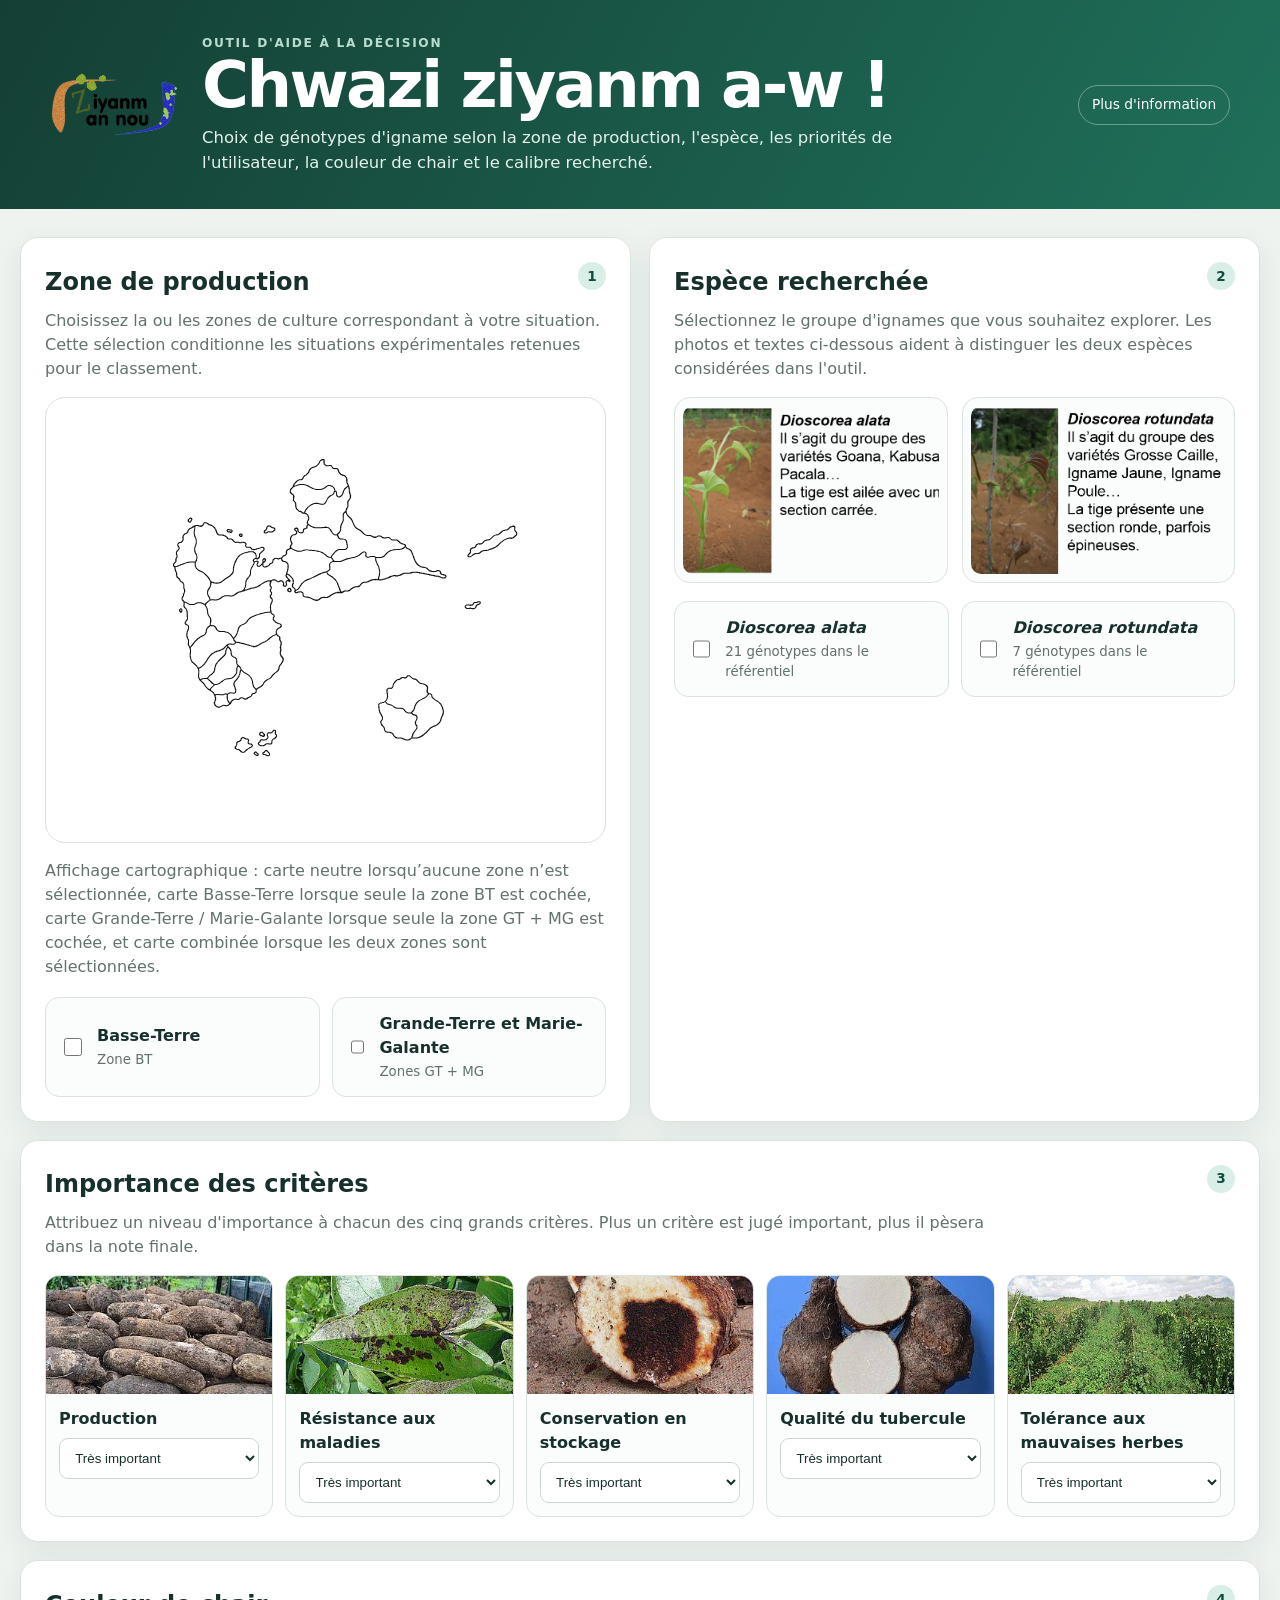
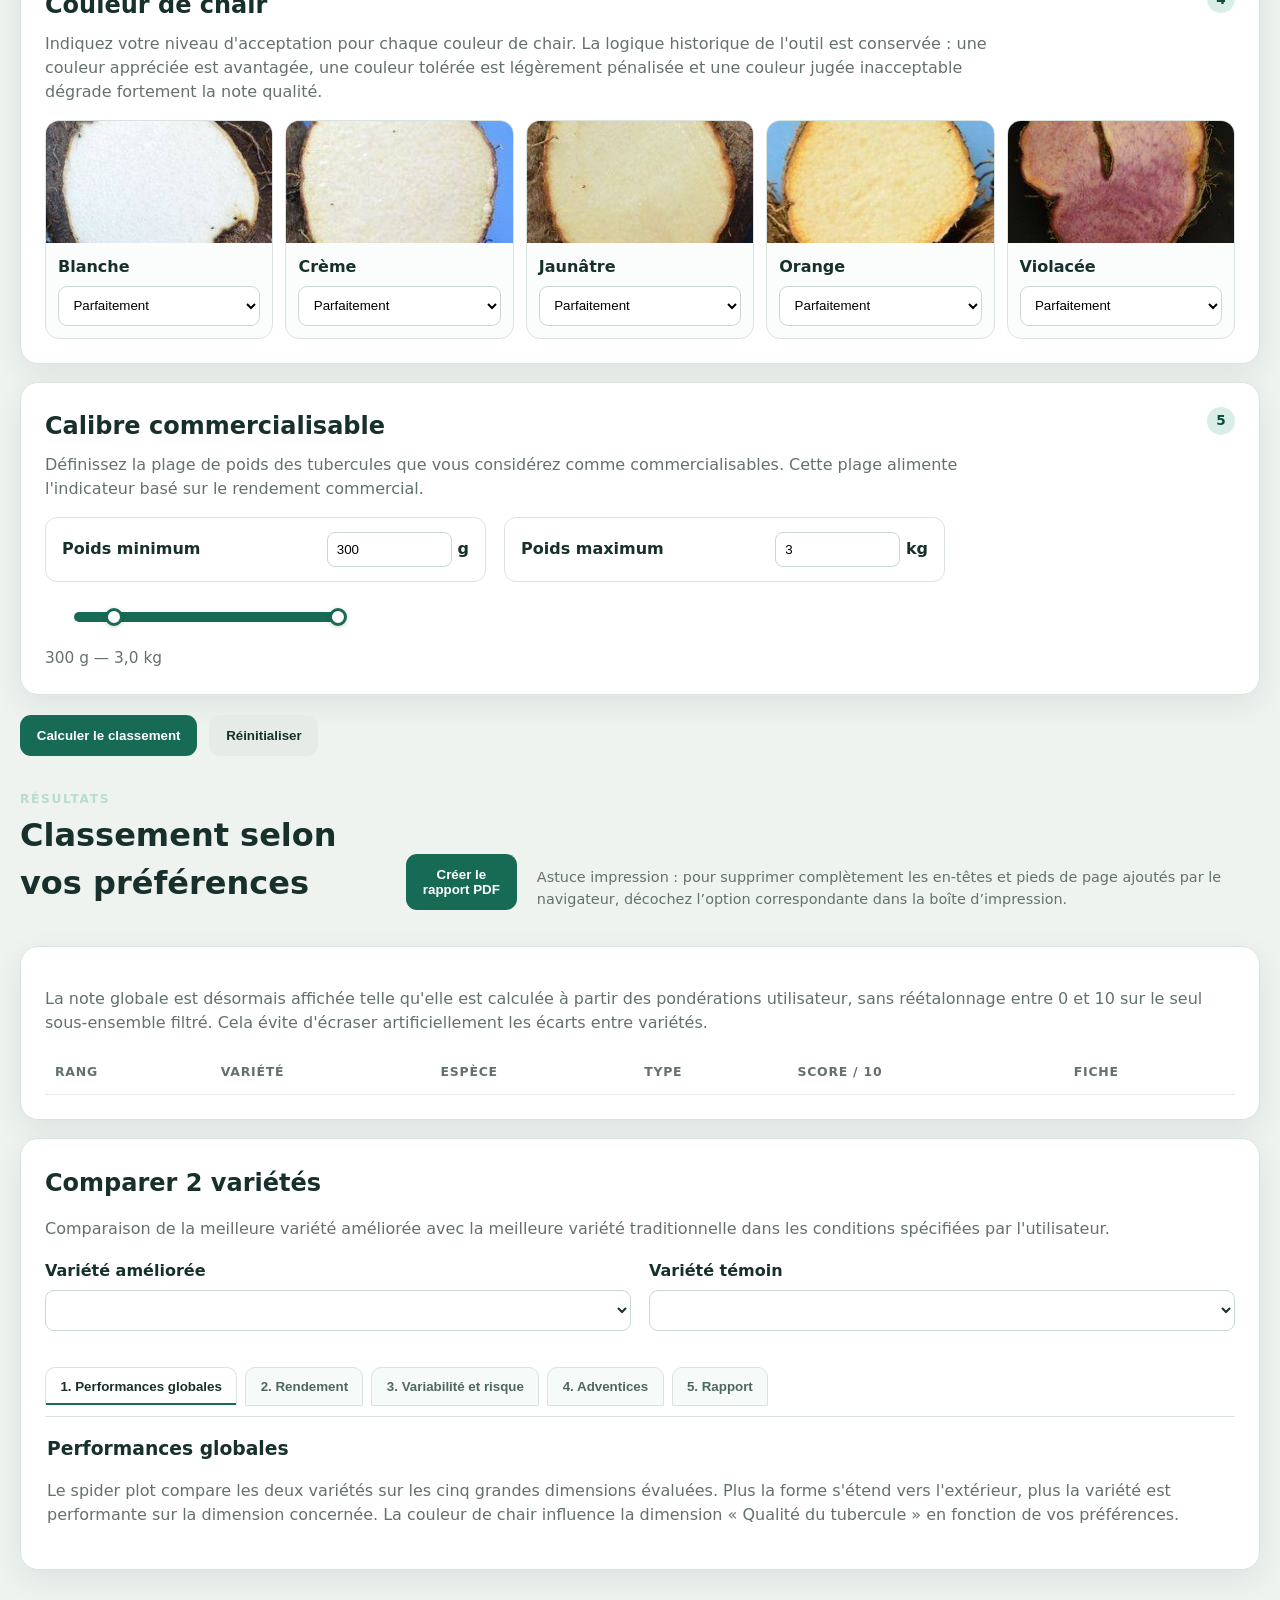
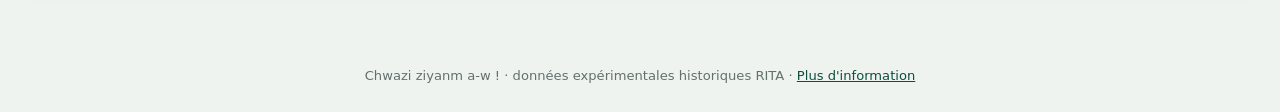
<file: index.html>
<!doctype html>
<html lang="fr">
<head>
  <meta charset="utf-8">
  <meta name="viewport" content="width=device-width,initial-scale=1">
  <meta name="description" content="Chwazi ziyanm a-w ! — aide au choix de génotypes d'igname à partir des données expérimentales historiques.">
  <title>Chwazi ziyanm a-w ! — choix de génotype d'igname</title>
  <link rel="stylesheet" href="assets/style.css">
</head>
<body>
<header class="site-header">
  <div class="brand-wrap">
    <img class="site-logo" src="images/logos/vapadonf_logo.png" alt="Logo Chwazi ziyanm a-w !">
    <div>
      <p class="eyebrow">Outil d'aide à la décision</p>
      <h1>Chwazi ziyanm a-w !</h1>
      <p class="lead">Choix de génotypes d'igname selon la zone de production, l'espèce, les priorités de l'utilisateur, la couleur de chair et le calibre recherché.</p>
    </div>
  </div>
  <nav class="header-links">
    <a href="info.html">Plus d'information</a>
  </nav>
</header>

<main id="app" class="page">
  <form id="preferences" class="form-grid" novalidate>
    <section class="panel">
      <span class="step">1</span><h2>Zone de production</h2>
      <p class="section-subtitle">Choisissez la ou les zones de culture correspondant à votre situation. Cette sélection conditionne les situations expérimentales retenues pour le classement.</p>
      <div class="zone-hero zone-hero-enhanced">
        <div class="zone-map-wrap zone-map-static-wrap">
          <img id="zone-map-image" class="zone-map-static" src="images/ui/map_none.svg" alt="Carte des zones de production en Guadeloupe">
        </div>
      </div>
      <p class="help">Affichage cartographique : carte neutre lorsqu’aucune zone n’est sélectionnée, carte Basse-Terre lorsque seule la zone BT est cochée, carte Grande-Terre / Marie-Galante lorsque seule la zone GT + MG est cochée, et carte combinée lorsque les deux zones sont sélectionnées.</p>
      <div class="choices two">
        <label class="choice"><input type="checkbox" name="zone" value="BT"><span><strong>Basse-Terre</strong><small>Zone BT</small></span></label>
        <label class="choice"><input type="checkbox" name="zone" value="GT"><span><strong>Grande-Terre et Marie-Galante</strong><small>Zones GT + MG</small></span></label>
      </div>
    </section>

    <section class="panel">
      <span class="step">2</span><h2>Espèce recherchée</h2>
      <p class="section-subtitle">Sélectionnez le groupe d'ignames que vous souhaitez explorer. Les photos et textes ci-dessous aident à distinguer les deux espèces considérées dans l'outil.</p>
      <div class="species-hero reading">
        <figure class="species-tile reading"><img src="images/ui/alata1.png" alt="Photo de Dioscorea alata"></figure>
        <figure class="species-tile reading"><img src="images/ui/rotundata1.png" alt="Photo de Dioscorea rotundata"></figure>
      </div>
      <div class="choices two compact-choice-text">
        <label class="choice"><input type="checkbox" name="species" value="Da"><span><strong><em>Dioscorea alata</em></strong><small>21 génotypes dans le référentiel</small></span></label>
        <label class="choice"><input type="checkbox" name="species" value="Dr"><span><strong><em>Dioscorea rotundata</em></strong><small>7 génotypes dans le référentiel</small></span></label>
      </div>
    </section>

    <section class="panel full">
      <span class="step">3</span><h2>Importance des critères</h2>
      <p class="section-subtitle">Attribuez un niveau d'importance à chacun des cinq grands critères. Plus un critère est jugé important, plus il pèsera dans la note finale.</p>
      <div id="criteria-grid" class="criteria-grid"></div>
    </section>

    <section class="panel full">
      <span class="step">4</span><h2>Couleur de chair</h2>
      <p class="section-subtitle">Indiquez votre niveau d'acceptation pour chaque couleur de chair. La logique historique de l'outil est conservée : une couleur appréciée est avantagée, une couleur tolérée est légèrement pénalisée et une couleur jugée inacceptable dégrade fortement la note qualité.</p>
      <div id="colors-grid" class="color-grid"></div>
    </section>

    <section class="panel full">
      <span class="step">5</span><h2>Calibre commercialisable</h2>
      <p class="section-subtitle">Définissez la plage de poids des tubercules que vous considérez comme commercialisables. Cette plage alimente l'indicateur basé sur le rendement commercial.</p>
      <div class="calibre-grid">
        <label>Poids minimum <span><input id="calibre-min" type="number" min="1" max="5000" step="10" value="300"> g</span></label>
        <label>Poids maximum <span><input id="calibre-max" type="number" min="0.1" max="10" step="0.1" value="3"> kg</span></label>
      </div>
      <div class="slider-shell">
        <div class="dual-slider">
          <div id="slider-fill" class="slider-fill"></div>
          <input id="calibre-min-range" type="range" min="1" max="5000" step="10" value="300" aria-label="Calibre minimum en grammes">
          <input id="calibre-max-range" type="range" min="100" max="10000" step="100" value="3000" aria-label="Calibre maximum en grammes">
        </div>
        <div class="calibre-track"><span id="calibre-label">300 g — 3,0 kg</span></div>
      </div>
    </section>

    <div class="actions full">
      <button id="calculate" class="primary" type="submit">Calculer le classement</button>
      <button id="reset" class="secondary" type="button">Réinitialiser</button>
      <span id="form-message" class="message" role="status"></span>
    </div>
  </form>

  <section id="results" class="results" hidden>
    <div class="section-heading">
      <div><p class="eyebrow">Résultats</p><h2>Classement selon vos préférences</h2></div>
      <button id="print-report" class="primary" type="button">Créer le rapport PDF</button><p class="print-help">Astuce impression : pour supprimer complètement les en-têtes et pieds de page ajoutés par le navigateur, décochez l’option correspondante dans la boîte d’impression.</p>
    </div>
    <div id="selection-summary" class="summary-strip"></div>

    <section class="panel">
      <p class="help">La note globale est désormais affichée telle qu'elle est calculée à partir des pondérations utilisateur, sans réétalonnage entre 0 et 10 sur le seul sous-ensemble filtré. Cela évite d'écraser artificiellement les écarts entre variétés.</p>
      <div class="table-wrap">
        <table class="ranking-table">
          <thead><tr><th>Rang</th><th>Variété</th><th>Espèce</th><th>Type</th><th>Score / 10</th><th>Fiche</th></tr></thead>
          <tbody id="ranking-body"></tbody>
        </table>
      </div>
    </section>

    <section class="panel comparison-panel">
      <h2>Comparer 2 variétés</h2>
      <p class="subtle">Comparaison de la meilleure variété améliorée avec la meilleure variété traditionnelle dans les conditions spécifiées par l'utilisateur.</p>
      <div class="compare-controls">
        <label>Variété améliorée<select id="compare-improved"></select></label>
        <label>Variété témoin<select id="compare-traditional"></select></label>
      </div>
      <div id="comparison" class="comparison-grid"></div>
      <div class="tabs-wrap">
        <div class="tab-list" role="tablist" aria-label="Résultats détaillés">
          <button class="tab-button active" type="button" data-tab="global" role="tab" aria-selected="true">1. Performances globales</button>
          <button class="tab-button" type="button" data-tab="yield" role="tab" aria-selected="false">2. Rendement</button>
          <button class="tab-button" type="button" data-tab="risk" role="tab" aria-selected="false">3. Variabilité et risque</button>
          <button class="tab-button" type="button" data-tab="weed" role="tab" aria-selected="false">4. Adventices</button>
          <button class="tab-button" type="button" data-tab="report" role="tab" aria-selected="false">5. Rapport</button>
        </div>
        <section id="tab-global" class="tab-panel active" role="tabpanel">
          <h3>Performances globales</h3>
          <p class="viz-help">Le spider plot compare les deux variétés sur les cinq grandes dimensions évaluées. Plus la forme s'étend vers l'extérieur, plus la variété est performante sur la dimension concernée. La couleur de chair influence la dimension « Qualité du tubercule » en fonction de vos préférences.</p>
          <div id="viz-radar"></div>
        </section>
        <section id="tab-yield" class="tab-panel" role="tabpanel" hidden>
          <h3>Comparaison des rendements entre sites et années</h3>
          <p class="viz-help">Le graphique compare les rendements dans les seules situations appartenant à la zone sélectionnée. Lorsqu'il existe des situations communes entre les deux variétés, elles sont privilégiées pour la comparaison.</p>
          <div id="viz-yield"></div>
          <p id="viz-yield-note" class="chart-note"></p>
        </section>
        <section id="tab-risk" class="tab-panel" role="tabpanel" hidden>
          <h3>Variation du rendement entre années et sites</h3>
          <p class="viz-help">Ce graphique aide à interpréter le niveau de risque : une variété très productive mais très irrégulière n'offre pas la même sécurité qu'une variété un peu moins productive mais plus stable.</p>
          <div id="viz-risk"></div>
          <p id="viz-risk-note" class="chart-note"></p>
        </section>
        <section id="tab-weed" class="tab-panel" role="tabpanel" hidden>
          <h3>Dynamique de recouvrement</h3>
          <p class="viz-help">Le graphique montre comment le couvert se ferme après émergence. Une variété qui ferme rapidement et fortement le couvert aide davantage à limiter l'installation des adventices.</p>
          <div id="viz-adventices"></div>
          <p id="viz-adv-note" class="chart-note"></p>
        </section>
        <section id="tab-report" class="tab-panel" role="tabpanel" hidden>
          <h3>Rapport</h3>
          <p class="viz-help">Le rapport reprend vos choix, le classement, les visuels de comparaison et les illustrations utiles pour l'interprétation. Cliquez ci-dessous pour lancer l'impression puis « Enregistrer au format PDF » dans votre navigateur.</p>
          <button id="print-report-inline" class="primary" type="button">Créer le rapport PDF</button><p class="print-help">Astuce impression : pour supprimer complètement les en-têtes et pieds de page ajoutés par le navigateur, décochez l’option correspondante dans la boîte d’impression.</p>
        </section>
      </div>
    </section>
  </section>
</main>

<section id="report" class="print-report" aria-hidden="true"></section>
<footer class="site-footer">Chwazi ziyanm a-w ! · données expérimentales historiques RITA · <a href="info.html">Plus d'information</a></footer>
<script src="data/genotypes.js"></script>
<script src="data/model-data.js"></script>
<script src="assets/app.js"></script>
</body>
</html>
</file>
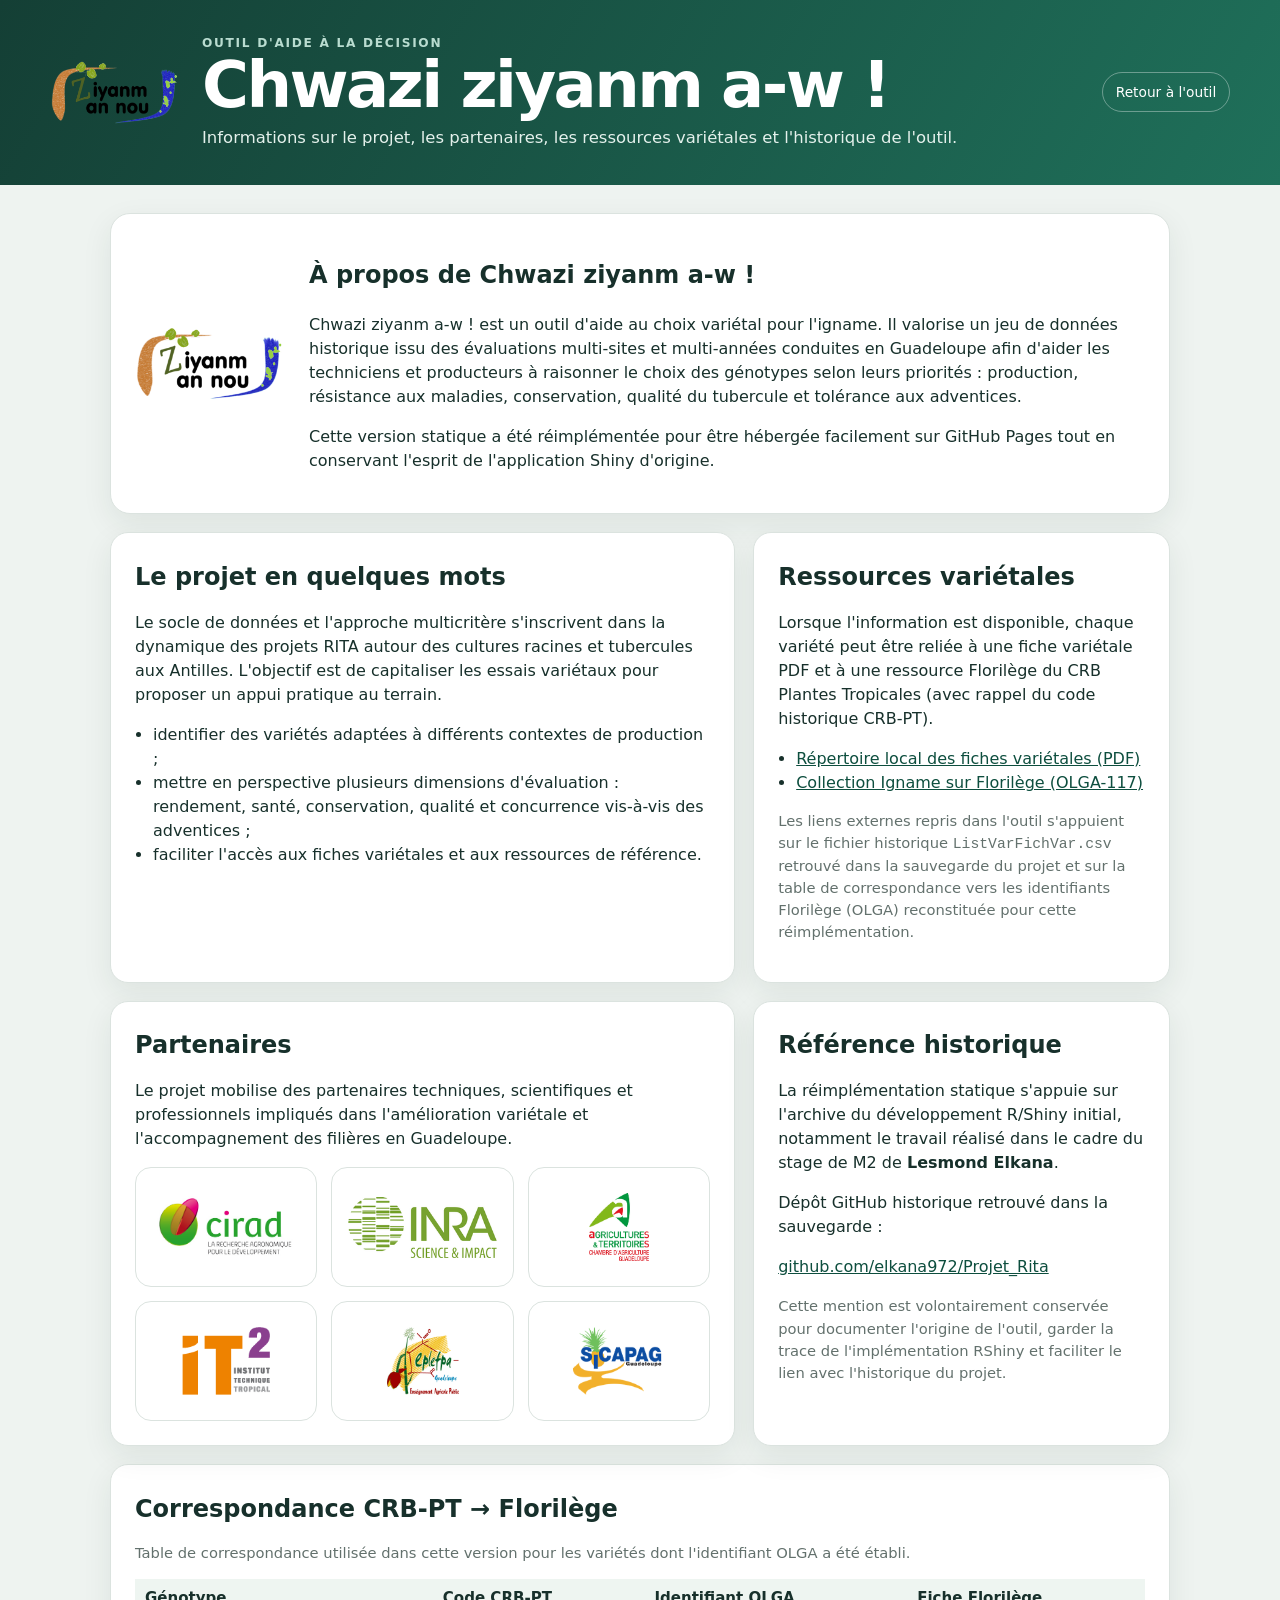
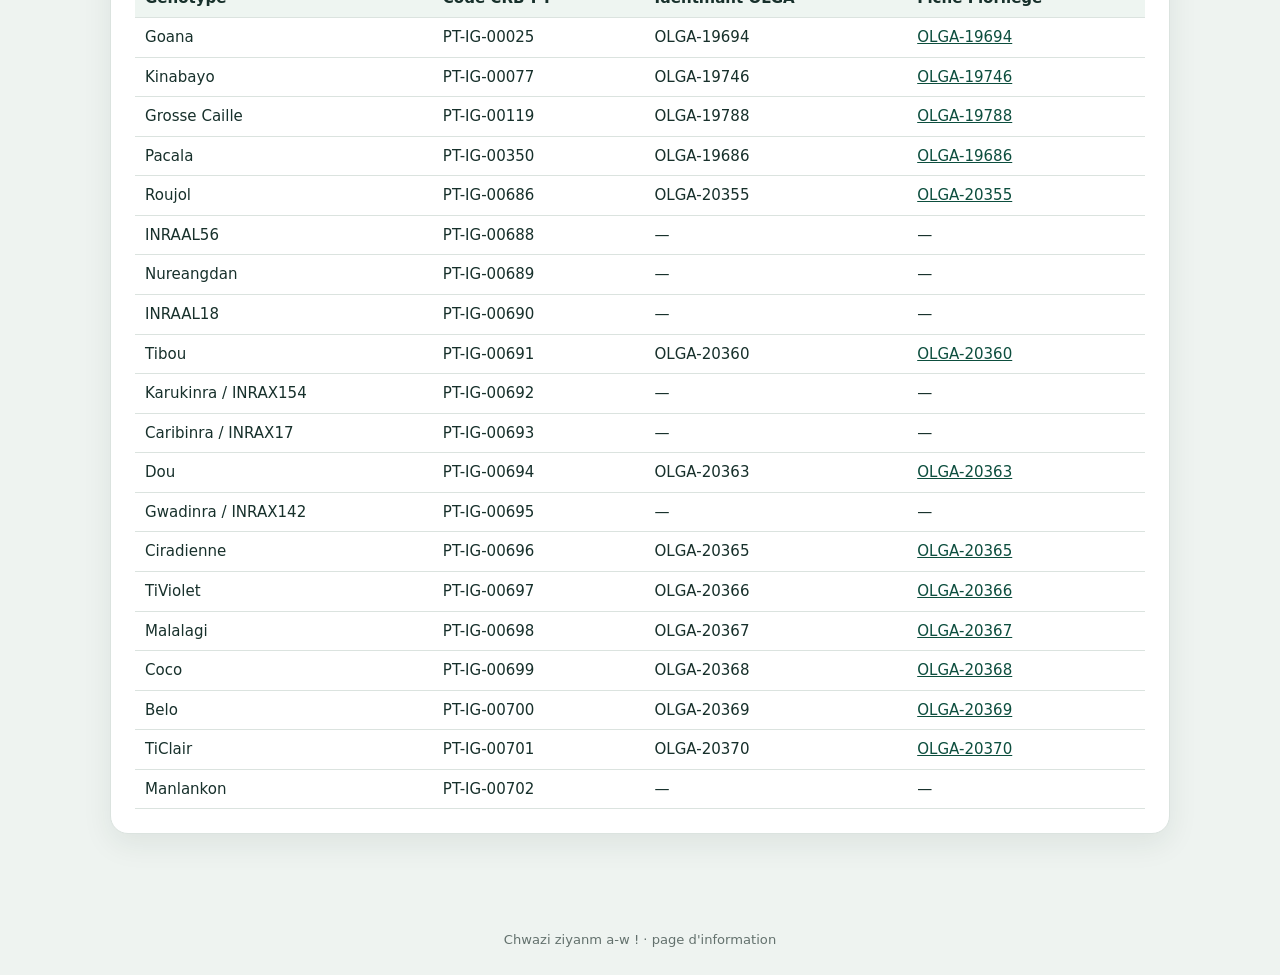
<file: info.html>
<!doctype html>
<html lang="fr">
<head>
  <meta charset="utf-8">
  <meta name="viewport" content="width=device-width,initial-scale=1">
  <title>Chwazi ziyanm a-w ! — Plus d'information</title>
  <link rel="stylesheet" href="assets/style.css">
</head>
<body>
<header class="site-header">
  <div class="brand-wrap">
    <img class="site-logo" src="images/logos/vapadonf_logo.png" alt="Logo Chwazi ziyanm a-w !">
    <div>
      <p class="eyebrow">Outil d'aide à la décision</p>
      <h1>Chwazi ziyanm a-w !</h1>
      <p class="lead">Informations sur le projet, les partenaires, les ressources variétales et l'historique de l'outil.</p>
    </div>
  </div>
  <nav class="header-links">
    <a href="index.html">Retour à l'outil</a>
  </nav>
</header>
<main class="info-page">
  <section class="info-hero">
    <img src="images/logos/vapadonf_logo.png" alt="Logo Chwazi ziyanm a-w !">
    <div>
      <h2>À propos de Chwazi ziyanm a-w !</h2>
      <p>Chwazi ziyanm a-w ! est un outil d'aide au choix variétal pour l'igname. Il valorise un jeu de données historique issu des évaluations multi-sites et multi-années conduites en Guadeloupe afin d'aider les techniciens et producteurs à raisonner le choix des génotypes selon leurs priorités : production, résistance aux maladies, conservation, qualité du tubercule et tolérance aux adventices.</p>
      <p>Cette version statique a été réimplémentée pour être hébergée facilement sur GitHub Pages tout en conservant l'esprit de l'application Shiny d'origine.</p>
    </div>
  </section>

  <section class="info-grid">
    <article class="panel">
      <h2>Le projet en quelques mots</h2>
      <p>Le socle de données et l'approche multicritère s'inscrivent dans la dynamique des projets RITA autour des cultures racines et tubercules aux Antilles. L'objectif est de capitaliser les essais variétaux pour proposer un appui pratique au terrain.</p>
      <ul class="simple-list">
        <li>identifier des variétés adaptées à différents contextes de production ;</li>
        <li>mettre en perspective plusieurs dimensions d'évaluation : rendement, santé, conservation, qualité et concurrence vis-à-vis des adventices ;</li>
        <li>faciliter l'accès aux fiches variétales et aux ressources de référence.</li>
      </ul>
    </article>
    <article class="panel">
      <h2>Ressources variétales</h2>
      <p>Lorsque l'information est disponible, chaque variété peut être reliée à une fiche variétale PDF et à une ressource Florilège du CRB Plantes Tropicales (avec rappel du code historique CRB-PT).</p>
      <ul class="simple-list">
        <li><a href="fiches-varietales/" target="_blank" rel="noopener">Répertoire local des fiches variétales (PDF)</a></li>
        <li><a href="https://florilege.arcad-project.org/fr/accessions/OLGA-117" target="_blank" rel="noopener">Collection Igname sur Florilège (OLGA-117)</a></li>
      </ul>
      <p class="info-note">Les liens externes repris dans l'outil s'appuient sur le fichier historique <code>ListVarFichVar.csv</code> retrouvé dans la sauvegarde du projet et sur la table de correspondance vers les identifiants Florilège (OLGA) reconstituée pour cette réimplémentation.</p>
    </article>
  </section>

  <section class="info-grid" style="margin-top:18px">
    <article class="panel">
      <h2>Partenaires</h2>
      <p>Le projet mobilise des partenaires techniques, scientifiques et professionnels impliqués dans l'amélioration variétale et l'accompagnement des filières en Guadeloupe.</p>
      <div class="logos-grid">
        <div class="logo-card"><img src="images/logos/logo_cirad.png" alt="CIRAD"></div>
        <div class="logo-card"><img src="images/logos/logo_INRA.png" alt="INRA"></div>
        <div class="logo-card"><img src="images/logos/logo_CA_Guadeloupe.png" alt="Chambre d'Agriculture Guadeloupe"></div>
        <div class="logo-card"><img src="images/logos/logo_IT2.png" alt="IT2"></div>
        <div class="logo-card"><img src="images/logos/logo_EPLEFPA.png" alt="EPLEFPA"></div>
        <div class="logo-card"><img src="images/logos/logo_sicapag.png" alt="SICAPAG"></div>
      </div>
    </article>
    <article class="panel">
      <h2>Référence historique</h2>
      <p>La réimplémentation statique s'appuie sur l'archive du développement R/Shiny initial, notamment le travail réalisé dans le cadre du stage de M2 de <b>Lesmond Elkana</b>.</p>
      <p>Dépôt GitHub historique retrouvé dans la sauvegarde :</p>
      <p><a href="https://github.com/elkana972/Projet_Rita" target="_blank" rel="noopener">github.com/elkana972/Projet_Rita</a></p>
      <p class="info-note">Cette mention est volontairement conservée pour documenter l'origine de l'outil, garder la trace de l'implémentation RShiny et faciliter le lien avec l'historique du projet.</p>
    </article>
  </section>

  <section class="panel" style="margin-top:18px">
    <h2>Correspondance CRB-PT → Florilège</h2>
    <p class="info-note">Table de correspondance utilisée dans cette version pour les variétés dont l'identifiant OLGA a été établi.</p>
    <div class="table-wrap">
      <table class="info-table">
        <thead><tr><th>Génotype</th><th>Code CRB-PT</th><th>Identifiant OLGA</th><th>Fiche Florilège</th></tr></thead>
        <tbody>
          <tr><td>Goana</td><td>PT-IG-00025</td><td>OLGA-19694</td><td><a href="https://florilege.arcad-project.org/fr/accession/OLGA-19694" target="_blank" rel="noopener">OLGA-19694</a></td></tr>
          <tr><td>Kinabayo</td><td>PT-IG-00077</td><td>OLGA-19746</td><td><a href="https://florilege.arcad-project.org/fr/accession/OLGA-19746" target="_blank" rel="noopener">OLGA-19746</a></td></tr>
          <tr><td>Grosse Caille</td><td>PT-IG-00119</td><td>OLGA-19788</td><td><a href="https://florilege.arcad-project.org/fr/accession/OLGA-19788" target="_blank" rel="noopener">OLGA-19788</a></td></tr>
          <tr><td>Pacala</td><td>PT-IG-00350</td><td>OLGA-19686</td><td><a href="https://florilege.arcad-project.org/fr/accession/OLGA-19686" target="_blank" rel="noopener">OLGA-19686</a></td></tr>
          <tr><td>Roujol</td><td>PT-IG-00686</td><td>OLGA-20355</td><td><a href="https://florilege.arcad-project.org/fr/accession/OLGA-20355" target="_blank" rel="noopener">OLGA-20355</a></td></tr>
          <tr><td>INRAAL56</td><td>PT-IG-00688</td><td>—</td><td>—</td></tr>
          <tr><td>Nureangdan</td><td>PT-IG-00689</td><td>—</td><td>—</td></tr>
          <tr><td>INRAAL18</td><td>PT-IG-00690</td><td>—</td><td>—</td></tr>
          <tr><td>Tibou</td><td>PT-IG-00691</td><td>OLGA-20360</td><td><a href="https://florilege.arcad-project.org/fr/accession/OLGA-20360" target="_blank" rel="noopener">OLGA-20360</a></td></tr>
          <tr><td>Karukinra / INRAX154</td><td>PT-IG-00692</td><td>—</td><td>—</td></tr>
          <tr><td>Caribinra / INRAX17</td><td>PT-IG-00693</td><td>—</td><td>—</td></tr>
          <tr><td>Dou</td><td>PT-IG-00694</td><td>OLGA-20363</td><td><a href="https://florilege.arcad-project.org/fr/accession/OLGA-20363" target="_blank" rel="noopener">OLGA-20363</a></td></tr>
          <tr><td>Gwadinra / INRAX142</td><td>PT-IG-00695</td><td>—</td><td>—</td></tr>
          <tr><td>Ciradienne</td><td>PT-IG-00696</td><td>OLGA-20365</td><td><a href="https://florilege.arcad-project.org/fr/accession/OLGA-20365" target="_blank" rel="noopener">OLGA-20365</a></td></tr>
          <tr><td>TiViolet</td><td>PT-IG-00697</td><td>OLGA-20366</td><td><a href="https://florilege.arcad-project.org/fr/accession/OLGA-20366" target="_blank" rel="noopener">OLGA-20366</a></td></tr>
          <tr><td>Malalagi</td><td>PT-IG-00698</td><td>OLGA-20367</td><td><a href="https://florilege.arcad-project.org/fr/accession/OLGA-20367" target="_blank" rel="noopener">OLGA-20367</a></td></tr>
          <tr><td>Coco</td><td>PT-IG-00699</td><td>OLGA-20368</td><td><a href="https://florilege.arcad-project.org/fr/accession/OLGA-20368" target="_blank" rel="noopener">OLGA-20368</a></td></tr>
          <tr><td>Belo</td><td>PT-IG-00700</td><td>OLGA-20369</td><td><a href="https://florilege.arcad-project.org/fr/accession/OLGA-20369" target="_blank" rel="noopener">OLGA-20369</a></td></tr>
          <tr><td>TiClair</td><td>PT-IG-00701</td><td>OLGA-20370</td><td><a href="https://florilege.arcad-project.org/fr/accession/OLGA-20370" target="_blank" rel="noopener">OLGA-20370</a></td></tr>
          <tr><td>Manlankon</td><td>PT-IG-00702</td><td>—</td><td>—</td></tr>
        </tbody>
      </table>
    </div>
  </section>

</main>
<footer class="site-footer">Chwazi ziyanm a-w ! · page d'information</footer>
</body>
</html>
</file>
<file: assets/style.css>
:root{--ink:#17302b;--muted:#63716d;--line:#dbe3df;--surface:#fff;--soft:#f3f7f5;--accent:#176b55;--accent2:#0d4e3e;--warn:#9a5b12;--shadow:0 10px 30px rgba(23,48,43,.08);--imp:#207a57;--trad:#a54878;font-family:Inter,ui-sans-serif,system-ui,-apple-system,BlinkMacSystemFont,"Segoe UI",sans-serif;color:var(--ink);background:#eef3f0}
*{box-sizing:border-box}body{margin:0;line-height:1.5}a{color:var(--accent2)}
.site-header{background:linear-gradient(120deg,#143f35,#1f705a);color:#fff;padding:34px max(24px,calc((100vw - 1180px)/2));display:flex;gap:32px;justify-content:space-between;align-items:center}.brand-wrap{display:flex;align-items:center;gap:22px}.site-logo{width:130px;max-width:26vw;height:auto;display:block}.site-header h1{font-size:clamp(2.2rem,5vw,4.2rem);line-height:.95;margin:.15rem 0 .65rem;letter-spacing:-.04em}.lead{max-width:760px;margin:0;color:#e4f1ec;font-size:1.03rem}.eyebrow{text-transform:uppercase;letter-spacing:.14em;font-size:.76rem;font-weight:800;margin:0;color:#b9dcd0}.header-links{display:flex;gap:12px;flex-wrap:wrap}.header-links a{border:1px solid rgba(255,255,255,.35);padding:.55rem .8rem;border-radius:999px;font-size:.86rem;white-space:nowrap;color:#fff;text-decoration:none}.header-links a:hover{background:rgba(255,255,255,.12)}
.page{max-width:1420px;margin:28px auto 70px;padding:0 20px}.panel{background:var(--surface);border:1px solid var(--line);border-radius:18px;padding:24px;box-shadow:var(--shadow)}.panel h2{margin:.1rem 0 .7rem}.form-grid{display:grid;grid-template-columns:1fr 1fr;gap:18px}.full{grid-column:1/-1}.step{display:inline-grid;place-items:center;width:28px;height:28px;border-radius:50%;background:#d9eee6;color:var(--accent2);font-weight:800;font-size:.85rem;float:right}
.choices{display:grid;gap:12px;margin-top:18px}.choices.two{grid-template-columns:1fr 1fr}.choice{border:1px solid var(--line);border-radius:14px;padding:14px;display:flex;align-items:center;gap:12px;cursor:pointer;background:#fbfdfc}.choice:has(input:checked){border-color:var(--accent);box-shadow:0 0 0 2px rgba(23,107,85,.12);background:#f2fbf7}.choice input{width:18px;height:18px;accent-color:var(--accent)}.choice small{display:block;color:var(--muted);margin-top:2px}.compact-choice-text .choice strong{font-size:1rem}.subtle,.help,.viz-help,.chart-note{color:var(--muted)}
.zone-hero svg{width:100%;height:auto;max-height:290px;border-radius:16px;background:linear-gradient(180deg,#f4f8f6,#eef5f1);border:1px solid var(--line);padding:10px}.zone-fill path,.zone-other path{stroke:#6d827b;stroke-width:2;fill:#dce6e2;transition:fill .2s ease,stroke .2s ease}.zone-fill.active path,.zone-fill.active{fill:#6db48f;stroke:#176b55}.zone-bt.active path,.zone-gt.active path,.zone-mg.active path{fill:#6db48f;stroke:#176b55}.zone-other path{fill:#ebefed}.admin-line{fill:none;stroke:#81948d;stroke-dasharray:5 4;stroke-width:2}.zone-hero text{font-size:15px;font-weight:700;fill:#33524a}
.species-hero.reading{display:grid;grid-template-columns:1fr 1fr;gap:14px;margin:2px 0 8px}.species-tile{margin:0;display:grid;grid-template-columns:92px 1fr;gap:10px;align-items:center;border:1px solid var(--line);border-radius:16px;background:#fbfdfc;padding:10px}.species-tile.reading{grid-template-columns:120px 1fr;align-items:start}.species-tile img{width:92px;height:72px;object-fit:cover;border-radius:10px;display:block}.species-tile.reading img{width:120px;height:100px}.species-tile p{margin:4px 0 0;color:var(--muted);font-size:.92rem}.species-tile strong{font-size:1.08rem}
.criteria-grid{display:grid;grid-template-columns:repeat(5,1fr);gap:12px}.field-card{border:1px solid var(--line);border-radius:14px;overflow:hidden;background:#fbfdfc}.field-card img{width:100%;height:118px;object-fit:cover;display:block}.field-card .inner{padding:13px}.field-card label,.compare-controls label{font-weight:750;display:flex;flex-direction:column;gap:7px}.field-card select,.compare-controls select{width:100%;padding:.7rem;border:1px solid #cbd7d2;border-radius:9px;background:#fff;color:var(--ink)}
.color-grid{display:grid;grid-template-columns:repeat(5,1fr);gap:12px}.color-card{overflow:hidden;border:1px solid var(--line);border-radius:14px;background:#fbfdfc}.color-card img{width:100%;height:122px;object-fit:cover;display:block}.color-card .inner{padding:12px}.color-card strong{display:block;text-transform:capitalize;margin-bottom:7px}.color-card select{width:100%;padding:.65rem;border:1px solid #cbd7d2;border-radius:9px;background:#fff}
.calibre-grid{display:grid;grid-template-columns:1fr 1fr;gap:18px;max-width:900px}.calibre-grid label{font-weight:750;display:flex;justify-content:space-between;align-items:center;gap:12px;border:1px solid var(--line);padding:14px 16px;border-radius:12px}.calibre-grid input{width:125px;padding:.55rem;border:1px solid #cbd7d2;border-radius:8px}.slider-shell{margin-top:16px;max-width:980px}.dual-slider{position:relative;height:38px}.dual-slider input[type=range]{position:absolute;inset:0;width:100%;appearance:none;background:transparent;pointer-events:none}.dual-slider input[type=range]::-webkit-slider-thumb{appearance:none;width:18px;height:18px;border-radius:50%;background:#fff;border:3px solid var(--accent);pointer-events:auto;box-shadow:0 1px 4px rgba(0,0,0,.18)}.dual-slider input[type=range]::-moz-range-thumb{width:18px;height:18px;border-radius:50%;background:#fff;border:3px solid var(--accent);pointer-events:auto}.dual-slider input[type=range]::-webkit-slider-runnable-track,.dual-slider input[type=range]::-moz-range-track{height:10px;background:#dbe6e1;border-radius:999px}.slider-fill{position:absolute;height:10px;top:14px;background:var(--accent);border-radius:999px}.calibre-track{margin-top:10px;position:relative;min-height:22px}.calibre-track span{font-size:.96rem;color:var(--muted);white-space:nowrap}
.actions{display:flex;align-items:center;gap:12px;margin-top:2px}.primary,.secondary,.link-button{border:0;border-radius:11px;padding:.82rem 1.05rem;font-weight:800;cursor:pointer;text-decoration:none;display:inline-flex;align-items:center;justify-content:center}.primary{background:var(--accent);color:#fff}.primary:hover{background:var(--accent2)}.secondary{background:#e5ece8;color:var(--ink)}.message{color:var(--warn);font-weight:700}
.results{margin-top:34px;display:grid;gap:18px}.section-heading{display:flex;align-items:end;justify-content:space-between;gap:20px}.section-heading h2{font-size:2rem;margin:.2rem 0}.summary-strip{display:flex;flex-wrap:wrap;gap:8px}.summary-strip span{background:#dfeae5;border-radius:999px;padding:.42rem .72rem;font-size:.86rem}
.table-wrap{overflow:auto}.ranking-table{border-collapse:collapse;width:100%;min-width:700px}.ranking-table th,.ranking-table td{padding:12px 10px;border-bottom:1px solid #e5ebe8;text-align:left}.ranking-table th{font-size:.78rem;text-transform:uppercase;letter-spacing:.06em;color:var(--muted)}.ranking-table tr:first-child td{font-weight:800}.score-pill{display:inline-block;min-width:56px;text-align:center;padding:.25rem .5rem;background:#d9eee6;border-radius:999px}.fiche-link{color:var(--accent2);font-weight:750}
.compare-controls{display:grid;grid-template-columns:1fr 1fr;gap:18px;margin:18px 0}.comparison-grid{display:grid;grid-template-columns:1fr 1fr;gap:18px}.var-card{border:1px solid var(--line);border-radius:16px;overflow:hidden;background:#fbfdfc}.var-head{display:grid;grid-template-columns:108px 1fr;gap:15px;padding:15px}.var-photo{width:108px;height:92px;object-fit:cover;border-radius:10px;background:#e5ece8}.photo-placeholder{display:grid;place-items:center;color:var(--muted);font-size:.75rem;text-align:center}.var-head h3{font-size:1.45rem;margin:.1rem 0}.meta{color:var(--muted);font-size:.88rem}.big-score{font-size:2rem;font-weight:900;line-height:1;margin-top:.4rem}.color-mention{display:inline-block;margin-top:6px;padding:2px 8px;border-radius:999px;background:#edf4f1;color:#425650;font-size:.8rem}.indicator-list{display:grid;gap:8px;padding:0 15px 15px}.indicator-row{display:grid;grid-template-columns:130px 1fr 42px;align-items:center;gap:8px;font-size:.86rem}.bar{height:9px;border-radius:20px;background:#e4ebe7;overflow:hidden}.bar>i{display:block;height:100%;background:var(--accent);border-radius:20px}.tuber-section{border-top:1px solid var(--line);padding:15px}.tuber-grid{display:grid;grid-template-columns:180px 1fr;gap:12px;align-items:center}.pie{width:170px;height:170px}.legend{display:grid;gap:6px;font-size:.84rem}.legend-row{display:flex;justify-content:space-between;gap:10px;border-bottom:1px dotted #d4ddd9;padding-bottom:4px}.legend-row b{font-weight:800}.download-row{padding:0 15px 15px}.link-button{background:#e2eee9;color:var(--accent2);font-size:.86rem}
.tabs-wrap{margin-top:18px}.tab-list{display:flex;gap:8px;flex-wrap:wrap;border-bottom:1px solid var(--line);padding-bottom:10px}.tab-button{border:1px solid var(--line);background:#f6faf8;color:#4f6760;padding:.7rem .9rem;border-radius:10px 10px 0 0;font-weight:700;cursor:pointer}.tab-button.active{background:#fff;color:var(--ink);border-bottom-color:#fff;box-shadow:0 -2px 0 0 var(--accent) inset}.tab-panel{padding:16px 2px 2px}.tab-panel h3{margin:.1rem 0 6px}.tab-panel svg{width:100%;height:auto;display:block}
.chart-legend{display:flex;flex-wrap:wrap;gap:12px;margin-top:10px;font-size:.9rem;color:var(--muted)}.chip{display:inline-flex;align-items:center;gap:6px}.chip i{display:inline-block;width:12px;height:12px;border-radius:2px}
.photo-grid{display:grid;grid-template-columns:repeat(3,1fr);gap:10px}.thumb-card{border:1px solid #d8e1dd;border-radius:10px;padding:8px;background:#fff}.thumb-card img{width:100%;height:130px;object-fit:cover;border-radius:8px;display:block}.thumb-card small{display:block;color:#53655f;margin-top:6px;text-align:center;font-weight:600}
.info-page{max-width:1100px;margin:28px auto 70px;padding:0 20px}.info-hero{display:flex;align-items:center;gap:24px;background:#fff;border:1px solid var(--line);border-radius:20px;padding:24px;box-shadow:var(--shadow)}.info-hero img{width:150px;height:auto}.info-grid{display:grid;grid-template-columns:1.2fr .8fr;gap:18px;margin-top:18px}.logos-grid{display:grid;grid-template-columns:repeat(3,1fr);gap:14px}.logo-card{background:#fff;border:1px solid var(--line);border-radius:16px;padding:16px;display:grid;place-items:center;min-height:120px}.logo-card img{max-width:100%;max-height:68px}.simple-list{margin:0;padding-left:18px}
.site-footer{text-align:center;color:var(--muted);padding:26px;font-size:.82rem}.print-report{display:none}
.rating-strip{display:inline-grid;grid-auto-flow:column;gap:4px;vertical-align:middle}.rating-strip span{width:14px;height:14px;border-radius:3px;background:#e3ebe7;border:1px solid #cfd9d4}.rating-strip span.on{background:#6db48f;border-color:#4b9574}
@media(max-width:1100px){.form-grid,.comparison-grid,.compare-controls,.species-hero.reading,.choices.two,.calibre-grid,.info-grid{grid-template-columns:1fr}.criteria-grid,.color-grid,.logos-grid{grid-template-columns:1fr 1fr}.full{grid-column:auto}.photo-grid{grid-template-columns:1fr}}
@media(max-width:760px){.site-header{align-items:flex-start;flex-direction:column}.brand-wrap{align-items:flex-start}.site-logo{width:100px}.section-heading{align-items:flex-start;flex-direction:column}.tuber-grid{grid-template-columns:1fr}.pie{margin:auto}.tab-list{overflow:auto}}
@media(max-width:520px){.criteria-grid,.color-grid,.logos-grid{grid-template-columns:1fr}.panel{padding:18px}.var-head{grid-template-columns:80px 1fr}.var-photo{width:80px;height:76px}.species-tile{grid-template-columns:78px 1fr}.species-tile img{width:78px;height:62px}.species-tile.reading{grid-template-columns:1fr}.species-tile.reading img{width:100%;height:140px}.indicator-row{grid-template-columns:94px 1fr 35px}}
@page{size:A4;margin:10mm}
@media print{body{background:#fff;font-size:10pt}.site-header,#app,.site-footer{display:none!important}.print-report{display:block!important;color:#111}.report-header{display:flex;align-items:center;gap:14px;border-bottom:1px solid #bbb;padding-bottom:8px;margin-bottom:10px}.report-header img{width:85px;height:auto}.report-title h1{font-size:18pt;margin:0 0 4px}.report-title p{margin:0;color:#444}.report-section{break-inside:avoid;margin:10px 0 14px}.report-section h2{font-size:13.5pt;border-bottom:1px solid #bbb;padding-bottom:4px;margin-bottom:8px}.report-grid{display:grid;grid-template-columns:1fr 1fr;gap:10px}.report-card{border:1px solid #bbb;border-radius:8px;padding:10px;break-inside:avoid}.report-card h3{margin:0 0 6px}.report-prefs{display:grid;grid-template-columns:1fr;gap:10px}.report-pref-item{display:grid;grid-template-columns:190px 1fr auto;gap:8px;align-items:center;padding:4px 0;border-bottom:1px dotted #ddd}.report-color-choices{display:grid;grid-template-columns:repeat(5,1fr);gap:8px}.report-color-choices .thumb-card img{height:72px}.report-table{border-collapse:collapse;width:100%;font-size:9pt}.report-table th,.report-table td{border-bottom:1px solid #ddd;padding:5px;text-align:left}.report-table th{background:#f1f1f1}.report-pie{display:grid;grid-template-columns:135px 1fr;gap:10px;align-items:center}.report-pie svg{width:130px;height:130px}.report-note,.report-comment{font-size:8.7pt;color:#444}.report-photo-grid{display:grid;grid-template-columns:repeat(3,1fr);gap:8px}.report-photo-grid img{width:100%;height:105px;object-fit:cover;border-radius:6px;border:1px solid #ccc}.report-photo-grid small{display:block;text-align:center;color:#555}.report-viz svg{max-height:250px}.page-break{break-before:page}.report-dim-grid{display:grid;grid-template-columns:repeat(5,1fr);gap:8px}.report-dim{border:1px solid #ccc;border-radius:6px;overflow:hidden}.report-dim img{width:100%;height:55px;object-fit:cover}.report-dim div{padding:4px 5px;font-size:8.2pt}.indicator-row{grid-template-columns:92px 1fr 32px;font-size:8.8pt}.bar{height:7px}}

.section-subtitle{margin:-.15rem 0 1rem;color:var(--muted);max-width:980px}
.species-tile.reading{grid-template-columns:140px 1fr}
.species-tile.reading img{width:140px;height:108px}
.species-tile.reading figcaption{align-self:center}
.download-row{display:flex;flex-wrap:wrap;gap:10px;padding:0 15px 15px}
.info-note{color:var(--muted);font-size:.92rem}
.report-cover{display:grid;justify-items:center;text-align:center;padding:18mm 10mm 8mm}
.report-cover-logo img{width:120px;height:auto;margin-bottom:8px}
.report-cover h1{font-size:24pt;margin:0 0 6px}
.report-cover-subtitle{font-size:12pt;margin:0 0 10px;color:#444}
.report-cover-focus{font-size:11pt;max-width:140mm;margin:0 0 8px}
.report-cover-meta{font-size:9pt;color:#555;margin:0 0 12px}
.report-toc{width:100%;max-width:150mm;text-align:left;border-top:1px solid #bbb;padding-top:8mm}
.report-toc h2{font-size:13pt;margin:0 0 5mm}
.report-toc ol{margin:0;padding-left:18px}
.report-toc li{margin:0 0 3mm}
@media(max-width:1100px){.species-tile.reading{grid-template-columns:120px 1fr}.species-tile.reading img{width:120px;height:100px}}
@media print{.report-cover{min-height:250mm}.report-cover h1{font-size:24pt}.report-cover-subtitle{font-size:12pt}.report-toc li{font-size:10pt}.download-row .link-button{font-size:8.5pt;padding:6px 9px}}

/* v6 refinements */
#viz-radar{display:flex;justify-content:center}
#viz-radar svg{max-width:700px;width:100%;height:auto}
#viz-risk svg title,#viz-yield svg title{pointer-events:none}
.rating-strip.level-1 span.on{background:#d06a62;border-color:#b2534b}
.rating-strip.level-2 span.on{background:#de9b55;border-color:#c8833e}
.rating-strip.level-3 span.on{background:#e0c35d;border-color:#b89f45}
.rating-strip.level-4 span.on{background:#9dca78;border-color:#7eab5b}
.rating-strip.level-5 span.on{background:#6db48f;border-color:#4b9574}
.small-note{color:var(--muted);font-size:.88em}
.report-viz-radar svg{max-width:860px}
@media print{
  *{-webkit-print-color-adjust:exact;print-color-adjust:exact}
  .report-header{display:none!important}
  .report-cover-logo img{width:160px}
  .report-prefs{grid-template-columns:1fr;gap:12px}
  .report-color-choices{grid-template-columns:repeat(5,1fr);gap:10px}
  .report-color-choices .thumb-card small{font-size:8.5pt;line-height:1.25}
  .report-dim-grid{grid-template-columns:repeat(5,1fr);gap:10px}
  .report-dim img{height:62px}
  .report-dim div{font-size:9pt}
  .report-viz svg{max-height:none;width:100%;height:auto}
  .report-viz-radar svg{max-height:none;max-width:none;width:100%}
  .chart-legend,.chart-legend .chip{font-size:10pt}
  .chart-legend .chip i{border:1px solid rgba(0,0,0,.18)!important}
}

.table-wrap{overflow:auto}.info-table{width:100%;border-collapse:collapse;font-size:.94rem}.info-table th,.info-table td{padding:8px 10px;border-bottom:1px solid var(--line);text-align:left;vertical-align:top}.info-table th{background:#eef5f1;font-weight:700;position:sticky;top:0}.info-table td a{white-space:nowrap}

.print-help{margin:.45rem 0 0;color:var(--muted);font-size:.9rem}
.species-tile.reading{grid-template-columns:1fr; padding:8px}
.species-tile.reading img{width:100%;height:168px;object-fit:cover}
.species-tile.reading figcaption{display:none}
@media(max-width:1100px){.species-tile.reading img{height:150px}}
@media print{
  @page{size:A4 portrait; margin:8mm}
  html,body{margin:0!important;padding:0!important}
  .report-cover-logo img,.report-header img{width:180px!important;height:auto}
  .report-viz svg{max-height:none!important;width:100%!important;height:auto!important}
  .report-viz-radar svg{max-height:none!important;max-width:none!important;width:100%!important;height:auto!important}
  .report-comment,.report-note{font-size:10.5pt!important;line-height:1.35}
  .report-table{font-size:10pt!important}
  .report-card{padding:12px}
  .report-card h3{font-size:13pt}
  .report-card p{font-size:10pt}
  .report-partner-logos{display:grid;grid-template-columns:repeat(3,1fr);gap:12px;align-items:center;margin:10px 0}
  .report-partner-logos img{max-width:100%;max-height:70px;object-fit:contain}
}


.zone-hero-enhanced{padding:0}
.zone-map-wrap{position:relative;border:1px solid var(--line);border-radius:20px;background:#f8fbf9;overflow:hidden;min-height:340px}
.zone-map-base{display:block;width:100%;height:100%;max-height:420px;object-fit:contain;background:#fff}
.zone-map-overlay{position:absolute;inset:0;width:100%;height:100%}
.zone-map-overlay .zone-fill path{fill:#8eb8a6;fill-opacity:.20;stroke:#2e5b4b;stroke-width:2}
.zone-map-overlay .zone-fill.active path{fill:#5f9e83;fill-opacity:.42;stroke:#2d755b;stroke-width:2.8}
.zone-map-overlay .zone-other path{fill:rgba(151,167,159,.18);stroke:#7d8f88;stroke-width:1.5}
.zone-map-overlay .admin-line{fill:none;stroke:#6f8279;stroke-width:1.7;stroke-dasharray:5 5;opacity:.8}
.zone-map-overlay text{font-size:15px;fill:#324a42;font-weight:700;paint-order:stroke;stroke:#f8fbf9;stroke-width:3px;stroke-linejoin:round}
@media(max-width:760px){.zone-map-wrap{min-height:260px}.zone-map-base{max-height:300px}.zone-map-overlay text{font-size:12px}}


.zone-map-static-wrap{display:flex;align-items:center;justify-content:center;padding:12px;border:1px solid var(--line);border-radius:20px;background:#fff;overflow:hidden;min-height:340px}
.zone-map-static{display:block;width:100%;max-width:560px;max-height:420px;height:auto;object-fit:contain}
@media(max-width:760px){.zone-map-static-wrap{min-height:240px}.zone-map-static{max-width:100%;max-height:280px}}
</file>
